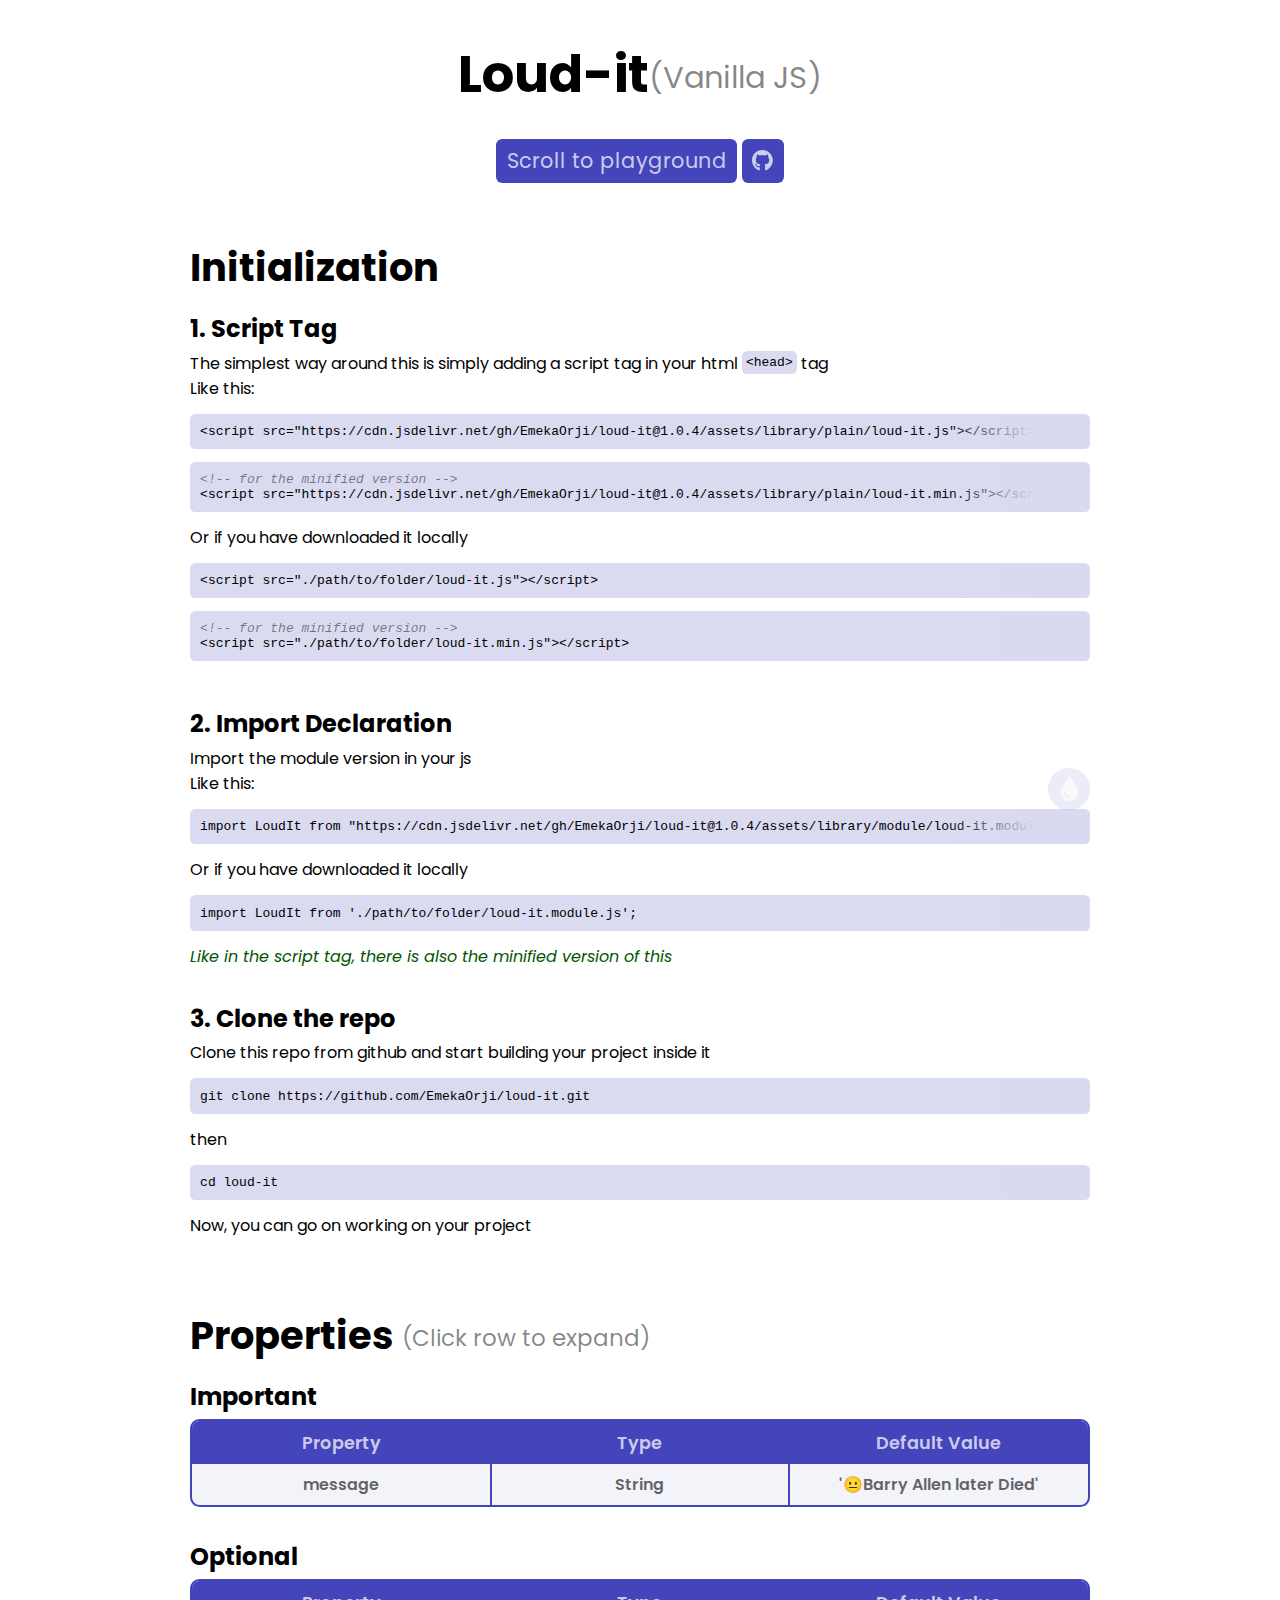
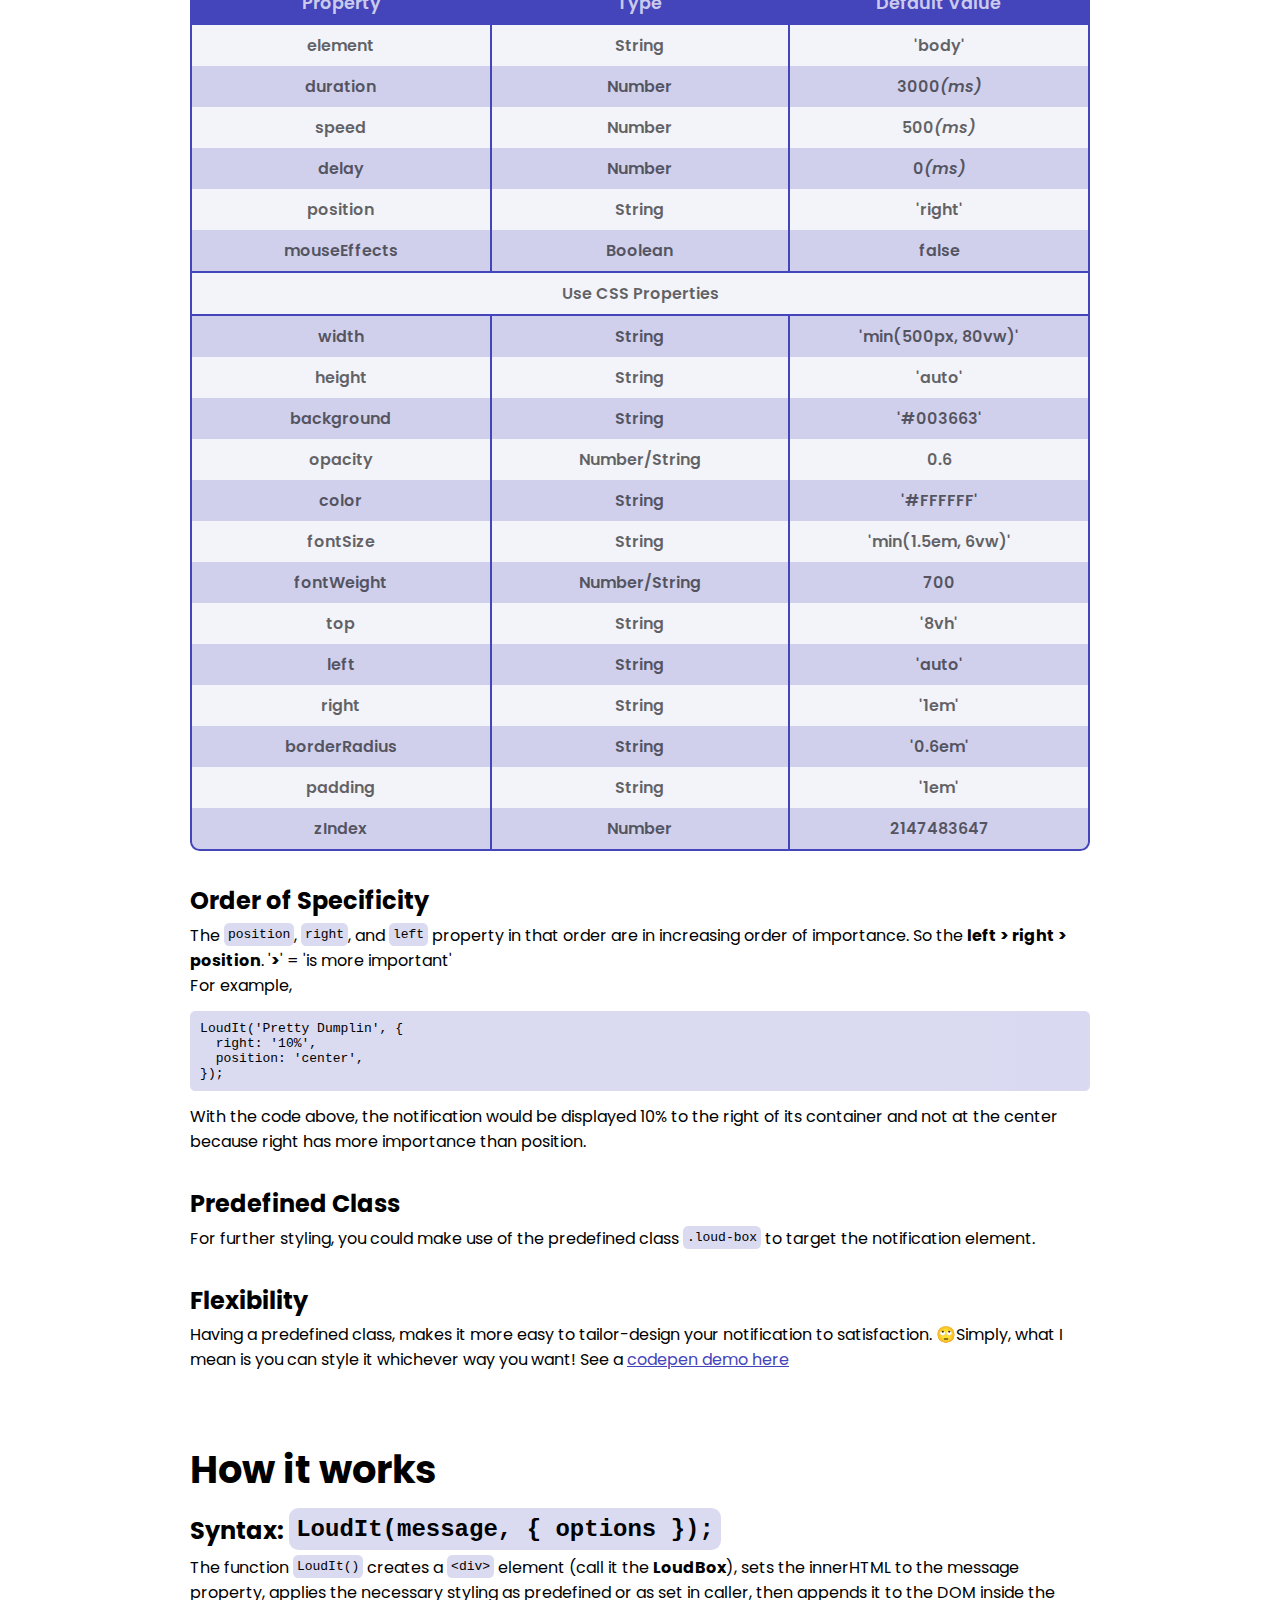
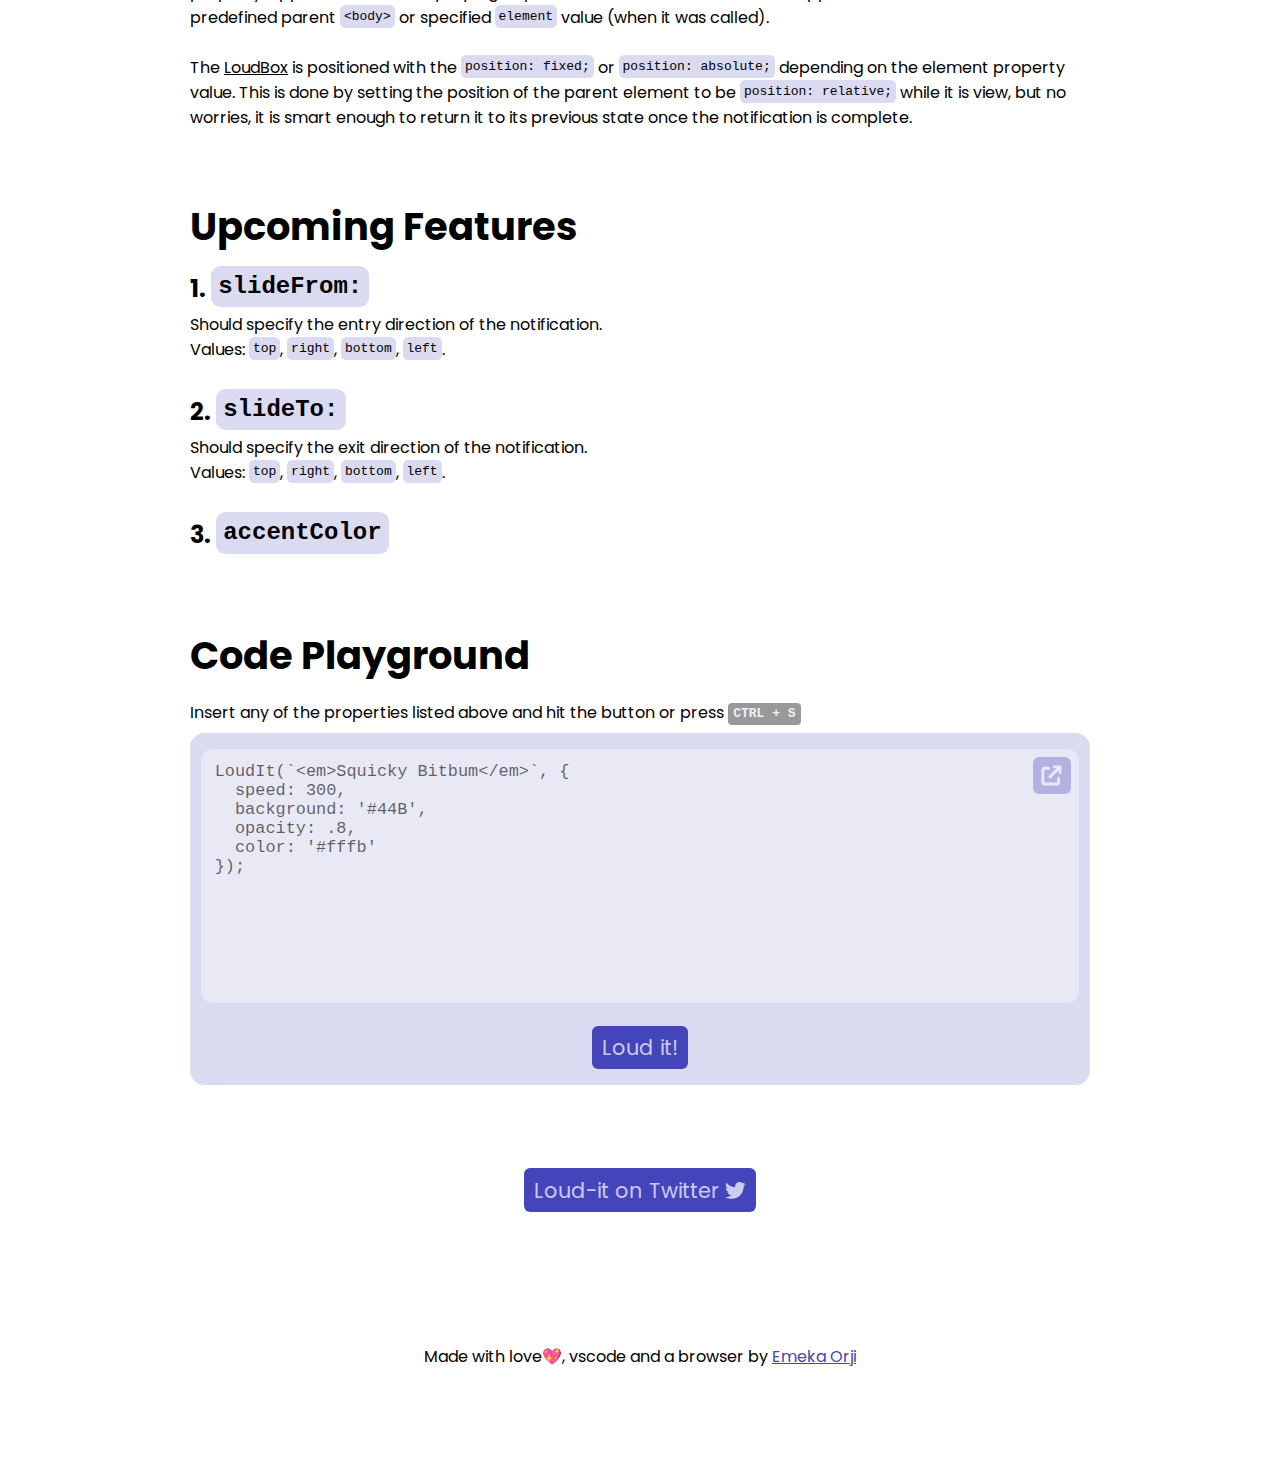
<file: index.html>
<!DOCTYPE html>
<html lang="en">
<head>
  <meta charset="UTF-8">
  <meta http-equiv="X-UA-Compatible" content="IE=edge">
  <meta name="viewport" content="width=device-width, initial-scale=1.0">
  <meta name="description" content="Library, notification, alert, message">
  <title>Loud-it - Notification handler</title>
  <link rel="shortcut icon" href="./favicon.png" type='image/png'>
  <link rel="preconnect" href="https://fonts.googleapis.com">
  <link rel="preconnect" href="https://fonts.gstatic.com" crossorigin>
  <link href="https://fonts.googleapis.com/css2?family=Poppins:ital,wght@0,300;0,400;0,500;0,600;0,700;0,800;1,300;1,400&display=swap" rel="stylesheet">
  <link rel="stylesheet" href="./assets/css/style.css">

  <script src="./assets/js/color-mode.preload.js"></script>
  <script src="./assets/library/plain/loud-it.js"></script>
</head>
<body>

  <header>
    <h1>Loud-it<span>(Vanilla JS)</span></h1>
    <div class="buttons">
      <button id='scrollToPlayground'>Scroll to playground</button>
      <a class='button' href='https://github.com/EmekaOrji/loud-it' target='_blank' id='githubIcon'>
        <svg width='100%' height='100%' xmlns="http://www.w3.org/2000/svg" viewBox="0 0 496 512">
          <path d="M165.9 397.4c0 2-2.3 3.6-5.2 3.6-3.3.3-5.6-1.3-5.6-3.6 0-2 2.3-3.6 5.2-3.6 3-.3 5.6 1.3 5.6 3.6zm-31.1-4.5c-.7 2 1.3 4.3 4.3 4.9 2.6 1 5.6 0 6.2-2s-1.3-4.3-4.3-5.2c-2.6-.7-5.5.3-6.2 2.3zm44.2-1.7c-2.9.7-4.9 2.6-4.6 4.9.3 2 2.9 3.3 5.9 2.6 2.9-.7 4.9-2.6 4.6-4.6-.3-1.9-3-3.2-5.9-2.9zM244.8 8C106.1 8 0 113.3 0 252c0 110.9 69.8 205.8 169.5 239.2 12.8 2.3 17.3-5.6 17.3-12.1 0-6.2-.3-40.4-.3-61.4 0 0-70 15-84.7-29.8 0 0-11.4-29.1-27.8-36.6 0 0-22.9-15.7 1.6-15.4 0 0 24.9 2 38.6 25.8 21.9 38.6 58.6 27.5 72.9 20.9 2.3-16 8.8-27.1 16-33.7-55.9-6.2-112.3-14.3-112.3-110.5 0-27.5 7.6-41.3 23.6-58.9-2.6-6.5-11.1-33.3 2.6-67.9 20.9-6.5 69 27 69 27 20-5.6 41.5-8.5 62.8-8.5s42.8 2.9 62.8 8.5c0 0 48.1-33.6 69-27 13.7 34.7 5.2 61.4 2.6 67.9 16 17.7 25.8 31.5 25.8 58.9 0 96.5-58.9 104.2-114.8 110.5 9.2 7.9 17 22.9 17 46.4 0 33.7-.3 75.4-.3 83.6 0 6.5 4.6 14.4 17.3 12.1C428.2 457.8 496 362.9 496 252 496 113.3 383.5 8 244.8 8zM97.2 352.9c-1.3 1-1 3.3.7 5.2 1.6 1.6 3.9 2.3 5.2 1 1.3-1 1-3.3-.7-5.2-1.6-1.6-3.9-2.3-5.2-1zm-10.8-8.1c-.7 1.3.3 2.9 2.3 3.9 1.6 1 3.6.7 4.3-.7.7-1.3-.3-2.9-2.3-3.9-2-.6-3.6-.3-4.3.7zm32.4 35.6c-1.6 1.3-1 4.3 1.3 6.2 2.3 2.3 5.2 2.6 6.5 1 1.3-1.3.7-4.3-1.3-6.2-2.2-2.3-5.2-2.6-6.5-1zm-11.4-14.7c-1.6 1-1.6 3.6 0 5.9 1.6 2.3 4.3 3.3 5.6 2.3 1.6-1.3 1.6-3.9 0-6.2-1.4-2.3-4-3.3-5.6-2z" fill='#fffb' />
        </svg>
      </a>
    </div>
  </header>

  <main class='container'>

    <section class="initialization">
      <h2>Initialization</h2>
      
      <blockquote class='case case1'>
        <h2>Script Tag</h2>
        <div class="case__description">
          <p>The simplest way around this is simply adding a script tag in your html <code>&lt;head&gt;</code> tag</p>
          <p>Like this:</p>
          <pre><code>&lt;script src="https://cdn.jsdelivr.net/gh/EmekaOrji/loud-it@1.0.4/assets/library/plain/loud-it.js"&gt;&lt;/script&gt;</code></pre>
          <pre><code><span class='comment'>&lt;!-- for the minified version --&gt;</span>
&lt;script src="https://cdn.jsdelivr.net/gh/EmekaOrji/loud-it@1.0.4/assets/library/plain/loud-it.min.js"&gt;&lt;/script&gt;</code></pre>
          <p>Or if you have downloaded it locally</p>
          <pre><code>&lt;script src="./path/to/folder/loud-it.js"&gt;&lt;/script&gt;</code></pre>
          <pre><code><span class="comment">&lt;!-- for the minified version --&gt;</span>
&lt;script src="./path/to/folder/loud-it.min.js"&gt;&lt;/script&gt;</code></pre>
        </div>
      </blockquote>
      
      <blockquote class='case case2'>
        <h2>Import Declaration</h2>
        <div class="case__description">
          <p>Import the module version in your js</p>
          <p>Like this:</p>
          <pre><code>import LoudIt from "https://cdn.jsdelivr.net/gh/EmekaOrji/loud-it@1.0.4/assets/library/module/loud-it.module.js"</code></pre>
          <p>Or if you have downloaded it locally</p>
          <pre><code>import LoudIt from './path/to/folder/loud-it.module.js';</code></pre>
        </div>
        <cite>Like in the script tag, there is also the minified version of this</cite>
      </blockquote>

      <blockquote class='case case3'>
        <h2>Clone the repo</h2>
        <div class="case__description">
          <p>Clone this repo from github and start building your project inside it</p>
          <pre><code>git clone https://github.com/EmekaOrji/loud-it.git</code></pre>
          <p>then</p>
          <pre><code>cd loud-it</code></pre>
          <p>Now, you can go on working on your project</p>
        </div>
      </blockquote>

    </section>

    <section class="properties">
      <h2>Properties <span>(Click row to expand)</span></h2>
      
      <blockquote>
        <h2>Important</h2>
        <div class="table-container">
          <table>
            <thead>
              <tr>
                <th>Property</th>
                <th>Type</th>
                <th>Default Value</th>
              </tr>
            </thead>
            <tbody>
              <tr tabindex='0'>
                <td>
                  message
                  <p>Specifies the message to be alerted.</p>
                </td>
                <td>
                  String
                  <p>{typeof message} returns 'string', also allows HTML wrapped in a string e.g <code>"&lt;div id='bitBum'&gt;"</code>.</p>
                </td>
                <td>
                  '<span style='color: initial;'>😐</span>Barry Allen later Died'
                  <p><span style='color: initial;'>😐</span>Oopsy! You get this value if no message is specified.</p>
                </td>
              </tr>
            </tbody>
          </table>
        </div>
      </blockquote>
      
      <blockquote>
        <h2>Optional</h2>
        <div class="table-container">
          <table>
            <thead>
              <tr>
                <th>Property</th>
                <th>Type</th>
                <th>Default Value</th>
              </tr>
            </thead>
            <tbody>
              <tr tabindex='0'>
                <td>
                  element
                  <p>The parent element of the notification.</p>
                </td>
                <td>
                  String
                  <p>Conventional querySelector params, e.g <code>'#container .content'</code>.</p>
                </td>
                <td>
                  'body'
                  <p>Default parent is the <code>&lt;body&gt;</code>.</p>
                </td>
              </tr>
              <tr tabindex='0'>
                <td>
                  duration
                  <p>The amount of time the notification lasts on screen.</p>
                </td>
                <td>
                  Number
                  <p>{typeof duration} returns 'number'.</p>
                </td>
                <td>
                  3000<em>(ms)</em>
                  <p>Time in milliseconds. The higher the value the longer it the notification.</p>
                </td>
              </tr>
              <tr tabindex='0'>
                <td>
                  speed
                  <p>This is the speed of the entrance or exit of the notification.</p>
                </td>
                <td>
                  Number
                  <p>{typeof speed} returns 'number'.</p>
                </td>
                <td>
                  500<em>(ms)</em>
                  <p>Time in milliseconds. The lower the value the faster the speed.</p>
                </td>
              </tr>
              <tr tabindex='0'>
                <td>
                  delay
                  <p>Specifies how long before the notification pops in.</p>
                </td>
                <td>
                  Number
                  <p>{typeof delay} returns 'number'.</p>
                </td>
                <td>
                  0<em>(ms)</em>
                  <p>Time in milliseconds. The higher the value the longer the delay.</p>
                </td>
              </tr>
              <tr tabindex='0'>
                <td>
                  position
                  <p>Specifies the landing position of the notification on the horizontal-axis.</p>
                </td>
                <td>
                  String
                  <p>{typeof position} returns 'string'.</p>
                </td>
                <td>
                  'right'
                  <p>Other values are <code>'left'</code> and <code>'center'</code>.</p>
                </td>
              </tr>
              <tr tabindex='0'>
                <td>
                  mouseEffects
                  <p>Specifies whether the notification element should be clickable, selectable, and focusable, using the <code>user-select</code> and <code>pointer-events</code> property.</p>
                </td>
                <td>
                  Boolean
                  <p>{typeof mouseEffects} returns 'boolean'.</p>
                </td>
                <td>
                  false
                  <p><code>true</code> means clickable, <code>false</code> means not clickable.</p>
                </td>
              </tr>
              <tr class='demarcation'>
                <td colspan='3'>Use CSS Properties</td>
              </tr>
              <tr tabindex='0'>
                <td>
                  width
                  <p>Specifies the width of the notification.</p>
                </td>
                <td>
                  String
                  <p>{typeof width} returns 'string'.</p>
                </td>
                <td>
                  'min(500px, 80vw)'
                  <p>All valid CSS width value. Note that you don't need to set this, because the notification was built to resize smartly based on content.</p>
                </td>
              </tr>
              <tr tabindex='0'>
                <td>
                  height
                  <p>Specifies the height of the notification.</p>
                </td>
                <td>
                  String
                  <p>{typeof height} returns 'string'.</p>
                </td>
                <td>
                  'auto'
                  <p>All valid CSS height value. Note that you don't need to set this, because the notification was built to resize smartly based on content.</p>
                </td>
              </tr>
              <tr tabindex='0'>
                <td>
                  background
                  <p>Sets <code>background-color</code> CSS property of the notification element.</p>
                </td>
                <td>
                  String
                  <p>{typeof background} returns 'string'.</p>
                </td>
                <td>
                  '#003663'
                  <p><code>rgb()</code>, <code>hex</code>, <code>hsl</code>, <code>gradients</code>, <code>images</code>, and other CSS based colors are valid. Other values are <code>'success'</code>, <code>'error'</code>, <code>'warning'</code> and <code>'info'</code>.</p>
                </td>
              </tr>
              <tr tabindex='0'>
                <td>
                  opacity
                  <p>Sets the <code>opacity</code> CSS property.</p>
                </td>
                <td>
                  Number/String
                  <p>{typeof opacity} return value could be 'number' or 'string'.</p>
                </td>
                <td>
                  0.6
                  <p>Value could be in percentage, but wrapped with a string like this <code>'87%'</code>.</p>
                </td>
              </tr>
              <tr tabindex='0'>
                <td>
                  color
                  <p>Color of the text as in native CSS.</p>
                </td>
                <td>
                  String
                  <p>{typeof color} returns 'string'.</p>
                </td>
                <td>
                  '#FFFFFF'
                  <p>All valid CSS color values as in 'background' above.</p>
                </td>
              </tr>
              <tr tabindex='0'>
                <td>
                  fontSize
                  <p>Sets the size of the text.</p>
                </td>
                <td>
                  String
                  <p>{typeof fontSize} returns 'string'.</p>
                </td>
                <td>
                  'min(1.5em, 6vw)'
                  <p>Valid values are the usual CSS <code>font-size</code> values in valid measurements: <code>px</code>, <code>em</code>, <code>ch</code>, <code>%</code>, and CSS functions <code>calc()</code>.</p>
                </td>
              </tr>
              <tr tabindex='0'>
                <td>
                  fontWeight
                  <p>Sets the boldness or lightness of the text.</p>
                </td>
                <td>
                  Number/String
                  <p>{typeof fontWeight} return value could be 'number' or 'string'.</p>
                </td>
                <td>
                  700
                  <p>Valid values are <code>100</code>, <code>200</code>, <code>300</code>,..., <code>900</code> or <code>'light'</code>, <code>'bolder'</code>.</p>
                </td>
              </tr>
              <tr tabindex='0'>
                <td>
                  top
                  <p>Specifies how far from the top the notification drops.</p>
                </td>
                <td>
                  String
                  <p>{typeof top} returns 'string'.</p>
                </td>
                <td>
                  '8vh'
                  <p>Valid values are CSS measurement values. e.g <code>10px</code>, <code>20%</code>, <code>43em</code>.</p>
                </td>
              </tr>
              <tr tabindex='0'>
                <td>
                  left
                  <p>Specifies how far from the left the notification flushes.</p>
                </td>
                <td>
                  String
                  <p>{typeof left} returns 'string'.</p>
                </td>
                <td>
                  'auto'
                  <p>'auto' by default, so it has no effect until specified otherwise. Other valid values are the same as in 'top' above.</p>
                </td>
              </tr>
              <tr tabindex='0'>
                <td>
                  right
                  <p>Specifies how far from the right the notification flushes.</p>
                </td>
                <td>
                  String
                  <p>{typeof right} returns 'string'.</p>
                </td>
                <td>
                  '1em'
                  <p>By default the notification appears '1em' away from the right. Other valid values are the same as in 'top' above.</p>
                </td>
              </tr>
              <tr tabindex='0'>
                <td>
                  borderRadius
                  <p>Sets the roundness of the corners of the notification.</p>
                </td>
                <td>
                  String
                  <p>{typeof borderRadius} returns 'string'.</p>
                </td>
                <td>
                  '0.6em'
                  <p>Valid values same as in 'fontSize'.</p>
                </td>
              </tr>
              <tr tabindex='0'>
                <td>
                  padding
                  <p>Sets the padding CSS property of the notification.</p>
                </td>
                <td>
                  String
                  <p>{typeof padding} returns 'string'.</p>
                </td>
                <td>
                  '1em'
                  <p>Valid values same as in 'fontSize'.</p>
                </td>
              </tr>
              <tr tabindex='0'>
                <td>
                  zIndex
                  <p>Defines the position of the notification along the Z-axis.</p>
                </td>
                <td>
                  Number
                  <p>{typeof zIndex} returns 'number'.</p>
                </td>
                <td>
                  2147483647
                  <p>This is largest zIndex value, so by default the notification appears ontop of every other element in its container element including an already existing notification. Of course you can change this.</p>
                </td>
              </tr>
            </tbody>
          </table>
        </div>
      </blockquote>

      <blockquote>
        <h2>Order of Specificity</h2>
        <p>The <code>position</code>, <code>right</code>, and <code>left</code> property in that order are in increasing order of importance. So the <strong>left > right > position</strong>. '<strong>></strong>' = 'is more important'<br>For example,</p>
        <pre><code>LoudIt('Pretty Dumplin', {
  right: '10%',
  position: 'center',
});</code></pre>
        <p>With the code above, the notification would be displayed 10% to the right of its container and not at the center because right has more importance than position.</p>
      </blockquote>
      
      <blockquote>
        <h2>Predefined Class</h2>
        <p>For further styling, you could make use of the predefined class <code>.loud-box</code> to target the notification element.</p>
      </blockquote>
      
      <blockquote>
        <h2>Flexibility</h2>
        <p>Having a predefined class, makes it more easy to tailor-design your notification to satisfaction. 🙄Simply, what I mean is you can style it whichever way you want! See a <a href="https://codepen.io/emekaorji/pen/gOebGOe">codepen demo here</a></p>
      </blockquote>

    </section>

    <section class="usage">
      <h2>How it works</h2>

      <blockquote>
        <h2 class='syntax'>Syntax: <code>LoudIt(message, { options });</code></h2>
        
        <p>The function <code>LoudIt()</code> creates a <code>&lt;div&gt;</code> element (call it the <strong>LoudBox</strong>), sets the innerHTML to the message property, applies the necessary styling as predefined or as set in caller, then appends it to the DOM inside the predefined parent <code>&lt;body&gt;</code> or specified <code>element</code> value (when it was called).</p>
        <br>
        <p>The <u>LoudBox</u> is positioned with the <code>position: fixed;</code> or <code>position: absolute;</code> depending on the element property value. This is done by setting the position of the parent element to be <code>position: relative;</code> while it is view, but no worries, it is smart enough to return it to its previous state once the notification is complete.</p>
      </blockquote>

    </section>

    <section class="upcoming-features">
      <h2>Upcoming Features</h2>
      
      <blockquote>
        <h2><code>slideFrom:</code></h2>
        <p>Should specify the entry direction of the notification.</p>
        <p>Values: <code>top</code>, <code>right</code>, <code>bottom</code>, <code>left</code>.</p>
      </blockquote>

      <blockquote>
        <h2><code>slideTo:</code></h2>
        <p>Should specify the exit direction of the notification.</p>
        <p>Values: <code>top</code>, <code>right</code>, <code>bottom</code>, <code>left</code>.</p>
      </blockquote>

      <blockquote>
        <h2><code>accentColor</code></h2>
      </blockquote>

    </section>

    <aside>
      <h2>Code Playground</h2>
      <p>Insert any of the properties listed above and hit the button or press <kbd>CTRL + S</kbd></p>
      <div class="playground">
        <div class="textarea-container">
          <a href="/playground.html" id='externalPlayground' class='button'><svg xmlns="http://www.w3.org/2000/svg" viewBox="0 0 448 512"><path d="M256 64C256 46.33 270.3 32 288 32H415.1C415.1 32 415.1 32 415.1 32C420.3 32 424.5 32.86 428.2 34.43C431.1 35.98 435.5 38.27 438.6 41.3C438.6 41.35 438.6 41.4 438.7 41.44C444.9 47.66 447.1 55.78 448 63.9C448 63.94 448 63.97 448 64V192C448 209.7 433.7 224 416 224C398.3 224 384 209.7 384 192V141.3L214.6 310.6C202.1 323.1 181.9 323.1 169.4 310.6C156.9 298.1 156.9 277.9 169.4 265.4L338.7 96H288C270.3 96 256 81.67 256 64V64zM0 128C0 92.65 28.65 64 64 64H160C177.7 64 192 78.33 192 96C192 113.7 177.7 128 160 128H64V416H352V320C352 302.3 366.3 288 384 288C401.7 288 416 302.3 416 320V416C416 451.3 387.3 480 352 480H64C28.65 480 0 451.3 0 416V128z" fill='#fffb' /></svg></a>
          <textarea id="jsPlayground" cols="30" rows="10" spellcheck="false">LoudIt(`<em>Squicky Bitbum</em>`, {
  speed: 300,
  background: '#44B',
  opacity: .8,
  color: '#fffb'
});</textarea>
        </div>
        <button>Loud it!</button>
      </div>
    </aside>

    <a href="https://twitter.com/intent/tweet?text=https%3A%2F%2Floud-it.netlify.app%0ALoud-it%21%20another%20amazing%20notification%20handler%20you%20could%20use%20in%20your%20project%F0%9F%8E%89" target='_blank' class='button twitter'>Loud-it on Twitter&nbsp;<svg xmlns="http://www.w3.org/2000/svg" viewBox="0 0 512 512"><path d="M459.37 151.716c.325 4.548.325 9.097.325 13.645 0 138.72-105.583 298.558-298.558 298.558-59.452 0-114.68-17.219-161.137-47.106 8.447.974 16.568 1.299 25.34 1.299 49.055 0 94.213-16.568 130.274-44.832-46.132-.975-84.792-31.188-98.112-72.772 6.498.974 12.995 1.624 19.818 1.624 9.421 0 18.843-1.3 27.614-3.573-48.081-9.747-84.143-51.98-84.143-102.985v-1.299c13.969 7.797 30.214 12.67 47.431 13.319-28.264-18.843-46.781-51.005-46.781-87.391 0-19.492 5.197-37.36 14.294-52.954 51.655 63.675 129.3 105.258 216.365 109.807-1.624-7.797-2.599-15.918-2.599-24.04 0-57.828 46.782-104.934 104.934-104.934 30.213 0 57.502 12.67 76.67 33.137 23.715-4.548 46.456-13.32 66.599-25.34-7.798 24.366-24.366 44.833-46.132 57.827 21.117-2.273 41.584-8.122 60.426-16.243-14.292 20.791-32.161 39.308-52.628 54.253z" fill='#fffb' /></svg></a>
  </main>

  <footer>
    <p class='container'>Made with love💖, vscode and a browser by <a class='link' href="https://twitter.com/code_rabbi">Emeka Orji</a></p>
  </footer>

  <div class="color-mode container">
    <button id="colorModeButton"><svg xmlns="http://www.w3.org/2000/svg" viewBox="0 0 384 512"><path d="M16 319.1C16 245.9 118.3 89.43 166.9 19.3C179.2 1.585 204.8 1.585 217.1 19.3C265.7 89.43 368 245.9 368 319.1C368 417.2 289.2 496 192 496C94.8 496 16 417.2 16 319.1zM112 319.1C112 311.2 104.8 303.1 96 303.1C87.16 303.1 80 311.2 80 319.1C80 381.9 130.1 432 192 432C200.8 432 208 424.8 208 416C208 407.2 200.8 400 192 400C147.8 400 112 364.2 112 319.1z" fill='#fffb' /></svg></button>
  </div>

  <script src="./assets/js/app.js"></script>
  <script src="./assets/js/color-mode.js"></script>
  <script src="./assets/js/playground.js" type='module'></script>
</body>
</html>
</file>
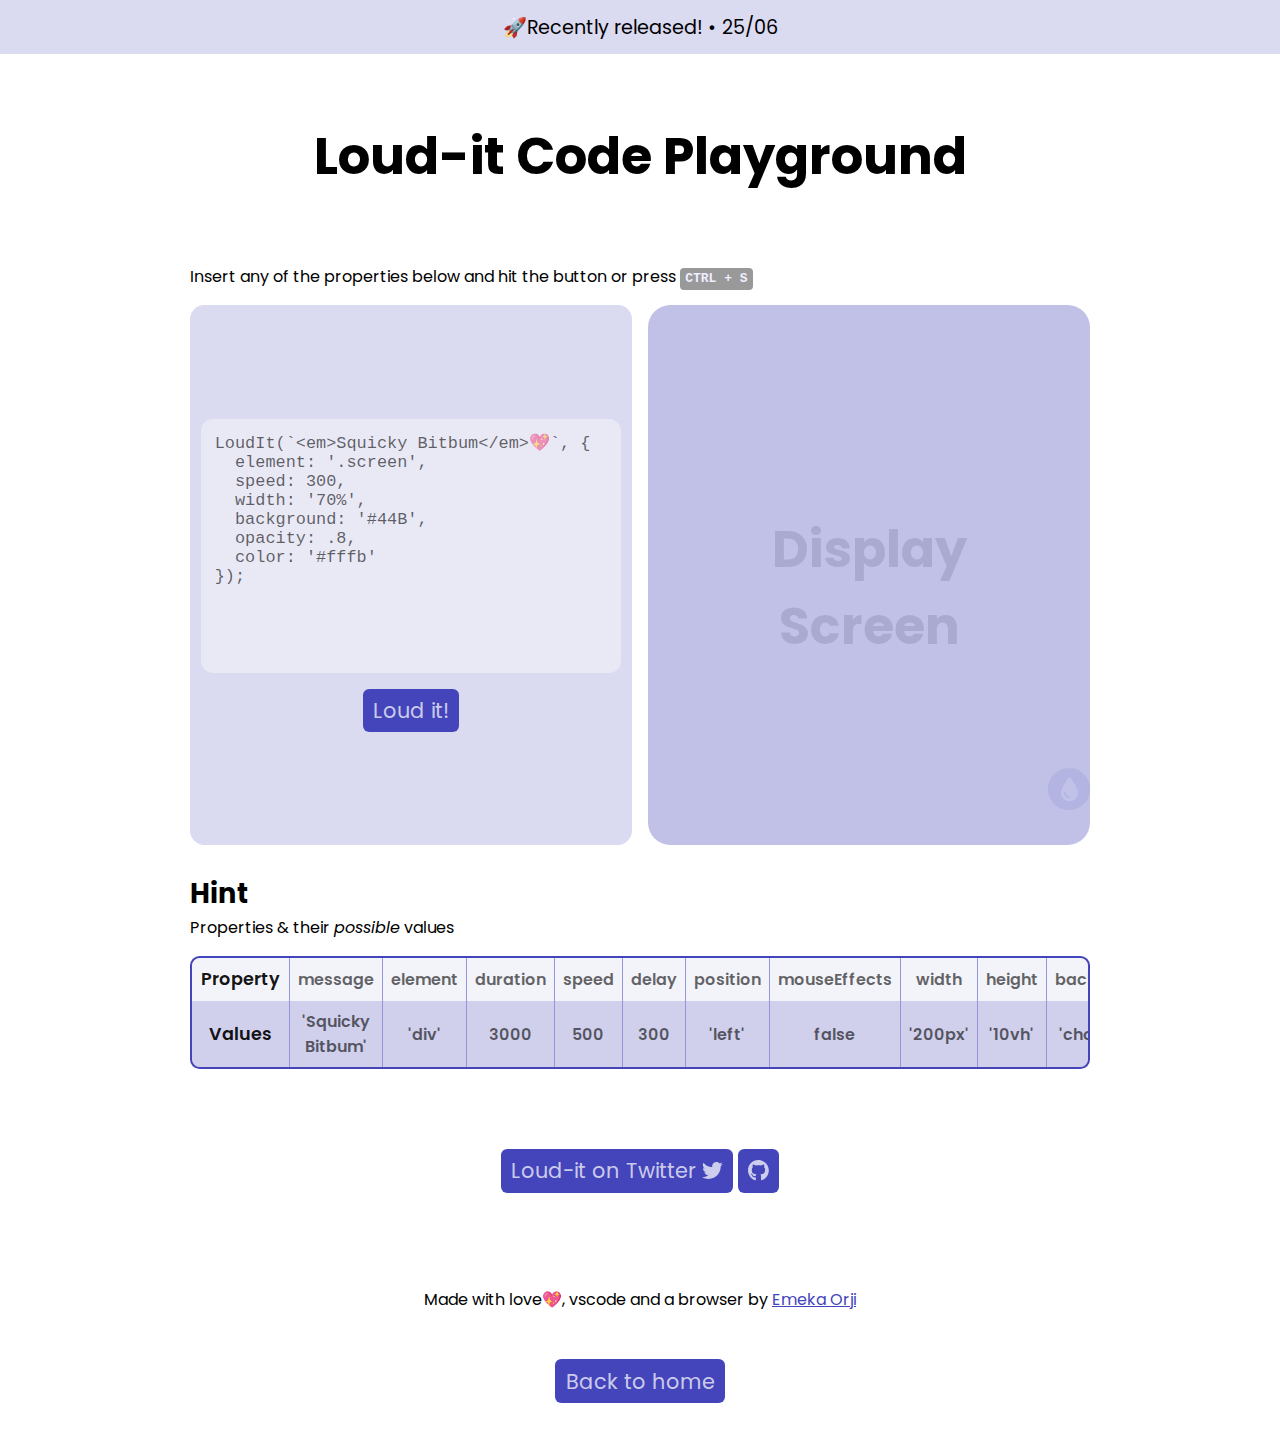
<file: playground.html>
<!DOCTYPE html>
<html lang="en">
<head>
  <meta charset="UTF-8">
  <meta http-equiv="X-UA-Compatible" content="IE=edge">
  <meta name="viewport" content="width=device-width, initial-scale=1.0">
  <title>Loud-it</title>
  <link rel="preconnect" href="https://fonts.googleapis.com">
  <link rel="preconnect" href="https://fonts.gstatic.com" crossorigin>
  <link href="https://fonts.googleapis.com/css2?family=Poppins:ital,wght@0,300;0,400;0,500;0,600;0,700;0,800;1,300;1,400&display=swap" rel="stylesheet">
  <link rel="stylesheet" href="./assets/css/style.css">
  <link rel="stylesheet" href="./assets/css/playground.css">

  <script src="./assets/js/color-mode.preload.js"></script>
  <script src="./assets/library/plain/loud-it.js"></script>
</head>
<body>
  <div id="announcement">🚀Recently released! • 25/06</div>

  <header class='container'>
    <h1>Loud-it Code Playground</h1>
  </header>

  <main class='container'>

    <p class='desktop-info'>Insert any of the properties below and hit the button or press <kbd>CTRL + S</kbd></p>
    <aside>
      <div class="screen-container">
        <h1>Display Screen</h1>
        <div class="screen"></div>
      </div>

      <div class="playground-container">
        <p class='info'>Insert any of the properties below and hit the button or press <kbd>CTRL + S</kbd></p>
        <div class="playground">
        <textarea id="jsPlayground" cols="30" rows="10" spellcheck="false">LoudIt(`<em>Squicky Bitbum</em>💖`, {
  element: '.screen',
  speed: 300,
  width: '70%',
  background: '#44B',
  opacity: .8,
  color: '#fffb'
});</textarea>
          <button>Loud it!</button>
        </div>
      </div>
    </aside>

    <section class='hint'>
      <h3>Hint</h3>
      <p>Properties & their <em>possible</em> values</p>
      <div class="table-container">
        <table>
          <tr>
            <th>
              Property
            </th>
            <td>
              message
            </td>
            <td>
              element
            </td>
            <td>
              duration
            </td>
            <td>
              speed
            </td>
            <td>
              delay
            </td>
            <td>
              position
            </td>
            <td>
              mouseEffects
            </td>
            <td>
              width
            </td>
            <td>
              height
            </td>
            <td>
              background
            </td>
            <td>
              opacity
            </td>
            <td>
              color
            </td>
            <td>
              fontSize
            </td>
            <td>
              fontWeight
            </td>
            <td>
              top
            </td>
            <td>
              left
            </td>
            <td>
              right
            </td>
            <td>
              borderRadius
            </td>
            <td>
              padding
            </td>
            <td>
              zIndex
            </td>
          </tr>
          <tr>
            <th>
              Values
            </th>
            <td>
              'Squicky Bitbum'
            </td>
            <td>
              'div'
            </td>
            <td>
              3000
            </td>
            <td>
              500
            </td>
            <td>
              300
            </td>
            <td>
              'left'
            </td>
            <td>
              false
            </td>
            <td>
              '200px'
            </td>
            <td>
              '10vh'
            </td>
            <td>
              'chocolate'
            </td>
            <td>
              '80%'
            </td>
            <td>
              '#003663'
            </td>
            <td>
              '2rem'
            </td>
            <td>
              'lighter'
            </td>
            <td>
              '30%'
            </td>
            <td>
              '6vw'
            </td>
            <td>
              '23ch'
            </td>
            <td>
              '20px'
            </td>
            <td>
              '1em'
            </td>
            <td>
              2
            </td>
          </tr>
        </table>
      </div>
    </section>

    <div class="buttons">
      <a href="https://twitter.com/intent/tweet?text=https%3A%2F%2Floud-it.netlify.app%0ALoud-it%21%20another%20amazing%20notification%20handler%20you%20could%20use%20in%20your%20project%F0%9F%8E%89" target='_blank' class='button twitter'>Loud-it on Twitter&nbsp;<svg xmlns="http://www.w3.org/2000/svg" viewBox="0 0 512 512"><path d="M459.37 151.716c.325 4.548.325 9.097.325 13.645 0 138.72-105.583 298.558-298.558 298.558-59.452 0-114.68-17.219-161.137-47.106 8.447.974 16.568 1.299 25.34 1.299 49.055 0 94.213-16.568 130.274-44.832-46.132-.975-84.792-31.188-98.112-72.772 6.498.974 12.995 1.624 19.818 1.624 9.421 0 18.843-1.3 27.614-3.573-48.081-9.747-84.143-51.98-84.143-102.985v-1.299c13.969 7.797 30.214 12.67 47.431 13.319-28.264-18.843-46.781-51.005-46.781-87.391 0-19.492 5.197-37.36 14.294-52.954 51.655 63.675 129.3 105.258 216.365 109.807-1.624-7.797-2.599-15.918-2.599-24.04 0-57.828 46.782-104.934 104.934-104.934 30.213 0 57.502 12.67 76.67 33.137 23.715-4.548 46.456-13.32 66.599-25.34-7.798 24.366-24.366 44.833-46.132 57.827 21.117-2.273 41.584-8.122 60.426-16.243-14.292 20.791-32.161 39.308-52.628 54.253z" fill='#fffb' /></svg></a>
      <a class='button' href='https://github.com/EmekaOrji/loud-it' target='_blank' id='githubIcon' tabindex='0'>
        <svg xmlns="http://www.w3.org/2000/svg" viewBox="0 0 496 512">
          <path d="M165.9 397.4c0 2-2.3 3.6-5.2 3.6-3.3.3-5.6-1.3-5.6-3.6 0-2 2.3-3.6 5.2-3.6 3-.3 5.6 1.3 5.6 3.6zm-31.1-4.5c-.7 2 1.3 4.3 4.3 4.9 2.6 1 5.6 0 6.2-2s-1.3-4.3-4.3-5.2c-2.6-.7-5.5.3-6.2 2.3zm44.2-1.7c-2.9.7-4.9 2.6-4.6 4.9.3 2 2.9 3.3 5.9 2.6 2.9-.7 4.9-2.6 4.6-4.6-.3-1.9-3-3.2-5.9-2.9zM244.8 8C106.1 8 0 113.3 0 252c0 110.9 69.8 205.8 169.5 239.2 12.8 2.3 17.3-5.6 17.3-12.1 0-6.2-.3-40.4-.3-61.4 0 0-70 15-84.7-29.8 0 0-11.4-29.1-27.8-36.6 0 0-22.9-15.7 1.6-15.4 0 0 24.9 2 38.6 25.8 21.9 38.6 58.6 27.5 72.9 20.9 2.3-16 8.8-27.1 16-33.7-55.9-6.2-112.3-14.3-112.3-110.5 0-27.5 7.6-41.3 23.6-58.9-2.6-6.5-11.1-33.3 2.6-67.9 20.9-6.5 69 27 69 27 20-5.6 41.5-8.5 62.8-8.5s42.8 2.9 62.8 8.5c0 0 48.1-33.6 69-27 13.7 34.7 5.2 61.4 2.6 67.9 16 17.7 25.8 31.5 25.8 58.9 0 96.5-58.9 104.2-114.8 110.5 9.2 7.9 17 22.9 17 46.4 0 33.7-.3 75.4-.3 83.6 0 6.5 4.6 14.4 17.3 12.1C428.2 457.8 496 362.9 496 252 496 113.3 383.5 8 244.8 8zM97.2 352.9c-1.3 1-1 3.3.7 5.2 1.6 1.6 3.9 2.3 5.2 1 1.3-1 1-3.3-.7-5.2-1.6-1.6-3.9-2.3-5.2-1zm-10.8-8.1c-.7 1.3.3 2.9 2.3 3.9 1.6 1 3.6.7 4.3-.7.7-1.3-.3-2.9-2.3-3.9-2-.6-3.6-.3-4.3.7zm32.4 35.6c-1.6 1.3-1 4.3 1.3 6.2 2.3 2.3 5.2 2.6 6.5 1 1.3-1.3.7-4.3-1.3-6.2-2.2-2.3-5.2-2.6-6.5-1zm-11.4-14.7c-1.6 1-1.6 3.6 0 5.9 1.6 2.3 4.3 3.3 5.6 2.3 1.6-1.3 1.6-3.9 0-6.2-1.4-2.3-4-3.3-5.6-2z" fill='#fffb' />
        </svg>
      </a>
    </div>
  </main>

  <footer>
    <p class='container'>Made with love💖, vscode and a browser by <a class='link' href="https://twitter.com/code_rabbi">Emeka Orji</a></p>

    <a href="/" class="button">Back to home</a>
  </footer>

  <div class="color-mode container">
    <button id="colorModeButton" tabindex='0'><svg xmlns="http://www.w3.org/2000/svg" viewBox="0 0 384 512"><path d="M16 319.1C16 245.9 118.3 89.43 166.9 19.3C179.2 1.585 204.8 1.585 217.1 19.3C265.7 89.43 368 245.9 368 319.1C368 417.2 289.2 496 192 496C94.8 496 16 417.2 16 319.1zM112 319.1C112 311.2 104.8 303.1 96 303.1C87.16 303.1 80 311.2 80 319.1C80 381.9 130.1 432 192 432C200.8 432 208 424.8 208 416C208 407.2 200.8 400 192 400C147.8 400 112 364.2 112 319.1z" fill='#fffb' /></svg></button>
  </div>

  <script src="./assets/js/color-mode.js"></script>
  <script src="./assets/js/playground.js" type='module'></script>
</body>
</html>
</file>
<file: assets/css/style.css>
*, *::before, *::after {
  box-sizing: border-box;
  margin: 0;
  padding: 0;
  transition: all 300ms ease;
  scroll-behavior: smooth;
}
*:not(.loud-box, .loud-box *)::selection {
  background-color: #8e8ed6;
}
.light-mode{
  --main-color: #fff;
  --font-color: #000;
  --sub-font-color: #0007;
  --code-color: #d9d9f1;
  --caret-color: #44b;
  --secondary-sub-font-color: #0009;
  --tertiary-font-color: #0006;
  --text-area-bg: #fff6;
  --text-area-bg-hover: #fff9;
  --text-area-bg-focus: #fffc;
  --text-area-color: #0009;
  --cite-color: #050;
}
.dark-mode{
  --main-color: #223;
  --font-color: #fffe;
  --sub-font-color: #fff7;
  --code-color: #28284e;
  --caret-color: #fffb;
  --secondary-sub-font-color: #fff9;
  --tertiary-font-color: #fff6;
  --text-area-bg: #fff1;
  --text-area-bg-hover: #fff2;
  --text-area-bg-focus: #fff3;
  --text-area-color: #fff9;
  --cite-color: #096;
}
body {
  background-color: var(--main-color);
  color: var(--font-color);
  font-family: 'Poppins', sans-serif;
  position: relative;
}
#announcement {
  height: 6vh;
  background-color: #44b3;
  font-size: 1.2em;
  display: flex;
  justify-content: center;
  align-items: center;
}
header {
  min-height: 20vh;
  display: flex;
  gap: 1em;
  flex-direction: column;
  justify-content: center;
  align-items: center;
}
h1 {
  font-size: min(3.2em, 11vw);
  text-align: center;
  padding-block-start: min(.7em, 12vw);
  padding-block-end: .2em;
}
h1 span,
h2 span {
  color: var(--sub-font-color);
  font-size: .6em;
  font-weight: lighter;
  vertical-align: middle;
}
.buttons {
  display: flex;
  gap: .3em;
  justify-content: center;
}
#githubIcon {
  width: 2em;
}
button, .button {
  background-color: #44b;
  color: #fffb;
  font-size: 1.3em;
  font-family: inherit;
  text-decoration: none;
  display: flex;
  justify-content: center;
  align-items: center;
  border: none;
  border-radius: .3em;
  outline: 0 solid #44b9;
  padding: .3em .5em;
  transition: all 100ms ease;
  cursor: pointer;
}
button:hover, .button:hover {
  background-color: #44b9;
  color: #ffffffee;
}
button:focus, .button:focus {
  outline-width: 2px;
  outline-offset: 1.5px;
}
button svg, a svg {
  width: 100%;
  height: 100%;
}
a {
  color: #44b;
  font-family: inherit;
}
main {
  padding-block: 3.5em 2em;
}
main > * > h2 {
  font-size: 2.4em;
  padding-bottom: .4em;
}
main > * > h3 {
  font-size: 1.7em;
  padding-bottom: .4em;
}
section {
  padding-bottom: 4.3em;
}
section.initialization,
section.upcoming-features {
  counter-reset: section;
}
blockquote {
  margin: 0;
}
blockquote:not(blockquote:last-of-type) {
  padding-bottom: 2em;
}
blockquote h2 {
  padding-bottom: .2em;
}
.initialization blockquote h2,
.upcoming-features blockquote h2 {
  counter-increment: section;
}
.initialization blockquote h2::before,
.upcoming-features blockquote h2::before {
  content: counter(section) '. ';
}
pre {
  background-color: #44b3;
  position: relative;
  border: 1px solid #44b0;
  border-radius: .4em;
  padding-inline-start: .7em;
  margin-block: 1em;
  overflow: hidden;
  isolation: isolate;
}
pre::after {
  content: '';
  width: 20%;
  height: 100%;
  background-image: linear-gradient(to right, transparent 20%, var(--code-color) 70%);
  position: absolute;
  top: 0;
  right: 0;
  pointer-events: none;
}
pre > div {
  z-index: 1;
}
code {
  width: 100%;
  display: block;
  padding-block: .7em;
  padding-inline-end: 10%;
  position: relative;
  overflow: hidden;
  user-select: all;
  overflow-x: scroll;
  overflow-x: scroll;
}
code::-webkit-scrollbar {
  display: none;
}
code .comment {
  color: var(--sub-font-color);
  font-weight: 300;
  font-style: italic;
}
*:not(pre) > code {
  width: fit-content;
  max-width: 100%;
  background-color: #44b3;
  white-space: nowrap;
  vertical-align: middle;
  display: inline-block;
  margin-top: -.3em;
  padding: .3em;
  border-radius: .4em;
}
*:is(h2) > code {
  max-width: fit-content;
  font-size: min(1em, 5vw);
}
cite {
  color: var(--cite-color);
}
kbd {
  background-color: var(--tertiary-font-color);
  color: #eef;
  font-weight: 900;
  white-space: nowrap;
  border-radius: .3em;
  padding: .25em .4em;
}






.table-container {
  background-color: #44b1;
  border: 2px solid #44b;
  border-radius: .6em;
  overflow-x: scroll;
}
table {
  width: 100%;
  min-width: 400px;
  border-collapse: collapse;
  color: var(--secondary-sub-font-color);
  font-weight: 600;
}
tr {
  outline: none;
}
tr:nth-of-type(even) {
  background-color: #44b3;
}
tr:focus-visible {
  box-shadow: 0 0 4px 4px #44b5;
}
th, td {
  width: 33.33%;
  text-align: center;
  padding: .5em;
}
td {
  overflow: hidden;
}
td p {
  height: 0px;
  font-size: .85em;
  color: var(--tertiary-font-color);
  overflow: hidden;
}
th {
  font-size: 1.1em;
  font-weight: 600;
}
thead tr {
  background-color: #44b;
  color: #fffb;
}
tbody tr.demarcation {
  border-block: 2px solid #44b;
}
tbody tr td + td {
  border-left: 2px solid #44b;
}




aside .playground {
  background-color: #44b3;
  display: flex;
  gap: 1em;
  flex-direction: column;
  justify-content: center;
  align-items: center;
  border-radius: .9em;
  margin-top: .5em;
  padding: 1em .7em;
}
aside .textarea-container {
  width: 100%;
  position: relative;
}
aside textarea {
  width: 100%;
  background-color: var(--text-area-bg);
  color: var(--text-area-color);
  font-size: 1em;
  white-space: nowrap;
  caret-color: var(--caret-color);
  border: none;
  border-radius: .7em;
  outline: none;
  padding: .8em;
  padding-bottom: 3em;
  transition: all 400ms ease;
  resize: none;
}
aside textarea:focus {
  background-color: var(--text-area-bg-focus);
  color: var(--font-color);
}
aside textarea:hover {
  background-color: var(--text-area-bg-hover);
}
#externalPlayground {
  width: 1.8em;
  height: 1.8em;
  background-color: #44b5;
  position: absolute;
  bottom: .7em;
  right: .4em;
  padding: .35em;
}
#externalPlayground:hover,
#externalPlayground:focus {
  background-color: #44b;
}
@media (min-width: 700px) {
  aside textarea {
    font-size: 1.3em;
  }
  #externalPlayground {
    position: absolute;
    top: .4em;
    right: .4em;
  }
}
@media (hover: hover) {
  .table-container::-webkit-scrollbar,
  textarea::-webkit-scrollbar {
    display: none;
  }
}


a.button.twitter {
  width: fit-content;
  margin-block-start: 4em;
  margin-inline: auto;
}
a.button.twitter svg {
  width: 1em;
  height: 100%;
}




footer {
  height: 25vh;
  display: flex;
  flex-direction: column;
  justify-content: center;
  align-items: center;
}
footer p {
  text-align: center;
}



.color-mode {
  width: 100%;
  position: fixed;
  bottom: 10%;
  left: 0;
  right: 0;
  pointer-events: none;
}
#colorModeButton {
  width: 2em;
  height: 2em;
  background-color: #44b;
  opacity: 0.1;
  position: absolute;
  right: 0;
  bottom: 0;
  transition: all 2s ease, outline 500ms ease;
  border-radius: 50%;
  padding: .4em;
  pointer-events: all;
}






.container {
  max-width: 80%;
  margin: 0 auto;
}
@media (min-width: 900px) {
  .container {
    max-width: 70%;
  }
}
@media (min-width: 1200px) {
  .container {
    max-width: 900px;
  }
}
</file>
<file: assets/css/playground.css>
/* #16163e - Who else thinks this color is amazing? */
.light-mode {
  --hint-font-color: #000e;
  --screen-font-color: #0002;
}
.dark-mode {
  --hint-font-color: #fffe;
  --screen-font-color: #fff2;
}
main {
  padding-block-start: .9em;
}
main > section > h3 {
  padding-top: 1em;
  padding-bottom: 0;
}
h3 ~ p {
  padding: 0;
  padding-bottom: 1em;
}
p {
  padding-top: 1em;
}
.screen-container {
  min-height: 300px;
  height: 30vh;
  position: relative;
}
.screen-container h1 {
  max-width: 50%;
  color: var(--screen-font-color, #0002);
  text-align: center;
  position: absolute;
  top: 50%;
  left: 50%;
  transform: translate(-50%, -50%);
  z-index: -1;
}
.screen {
  height: 100%;
  background-color: #44b5;
  font-size: .7em;
  border-radius: 2em;
  overflow: hidden;
}
.desktop-info {
  display: none;
  padding-bottom: 1em;
}
@media (min-width: 700px) {
  .screen-container {
    height: 40vh;
  }
}
@media (min-width: 1000px) {
  .desktop-info {
    display: block;
  }
  .info {
    display: none;
  }
  aside {
    display: flex;
    gap: 1em;
    flex-direction: row-reverse;
  }
  .screen-container {
    width: 100%;
    height: 60vh;
  }
  .playground-container {
    width: 100%;
    /* height: 100%; */
  }
  aside .playground {
    height: 100%;
    margin-top: 0;
  }
}
section.hint {
  padding-bottom: 2em;
}
table {
  min-width: auto;
}
th {
  color: var(--hint-font-color);
}
tbody tr td {
  border-left: 1px solid #44b8 !important;
}
.buttons {
  padding-top: 3em;
}
a.button.twitter {
  width: fit-content;
  margin: 0;
}
footer {
  justify-content: space-evenly;
}
</file>
